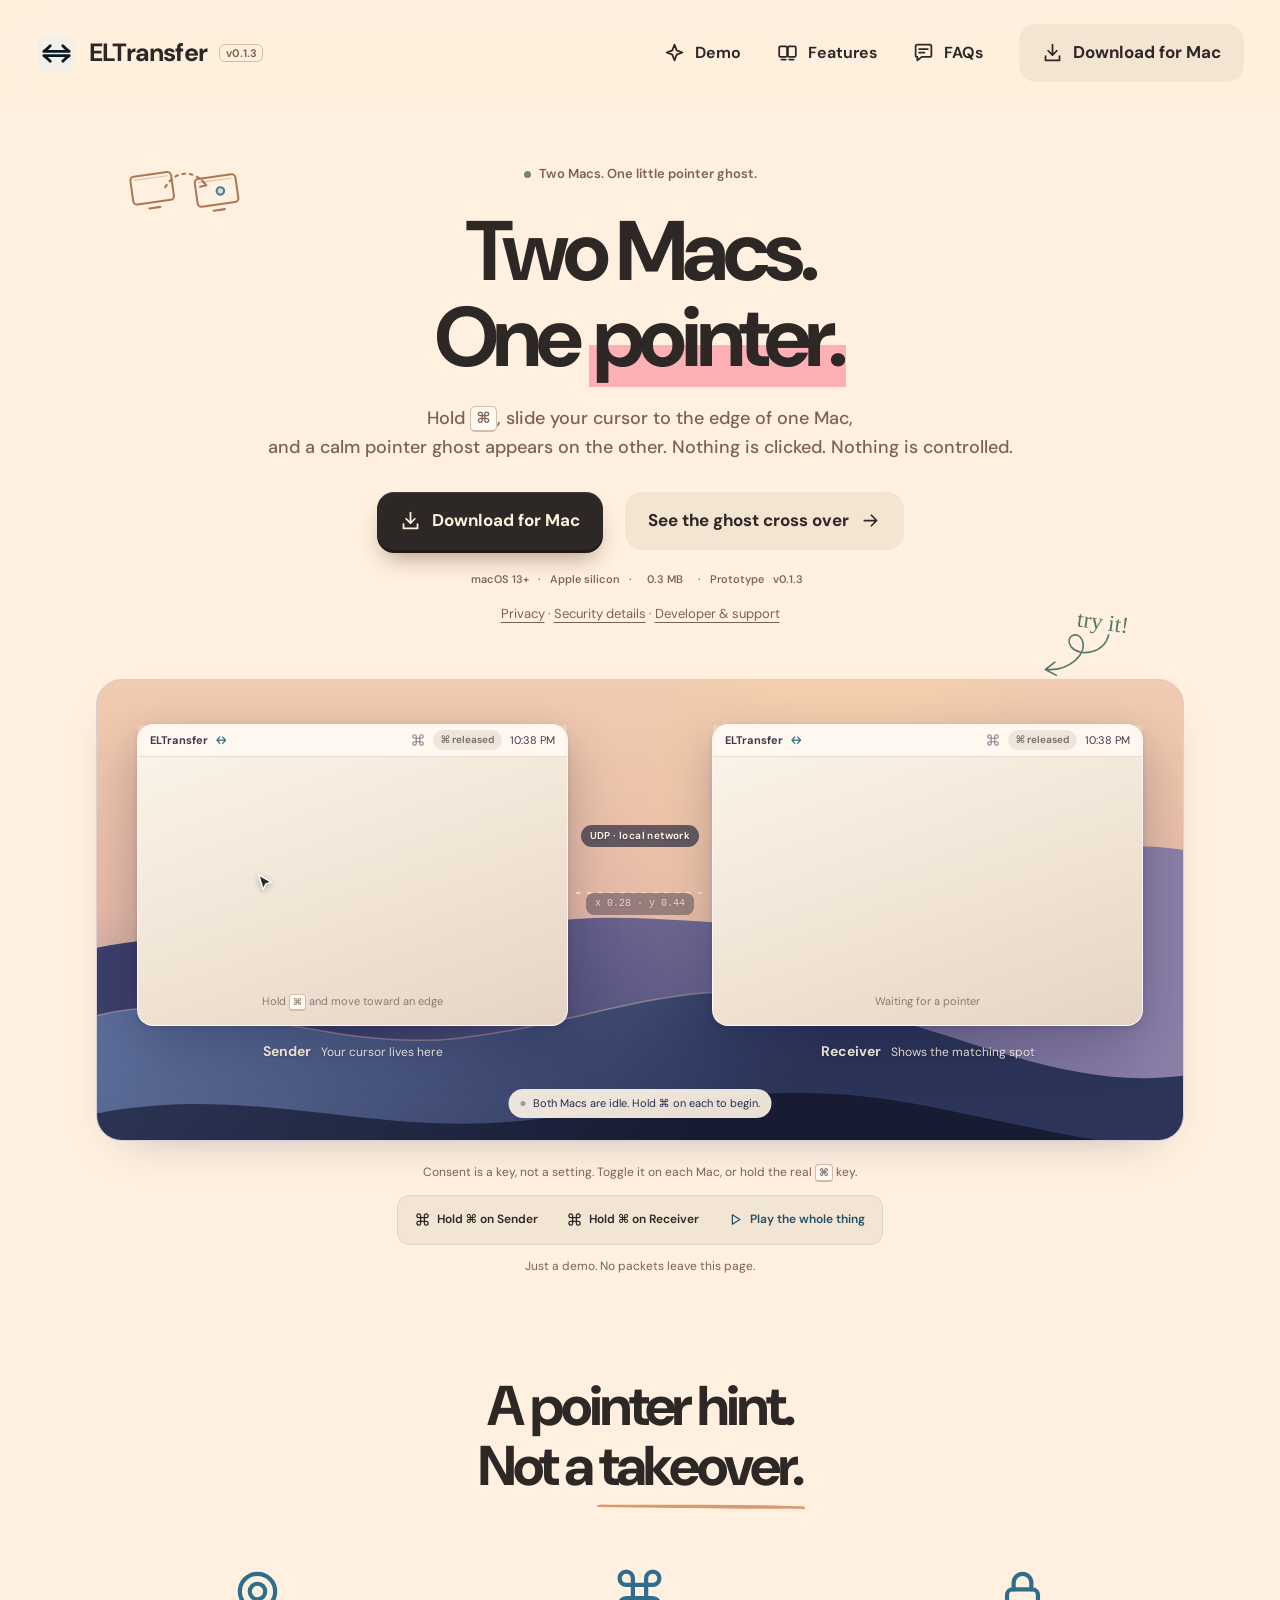
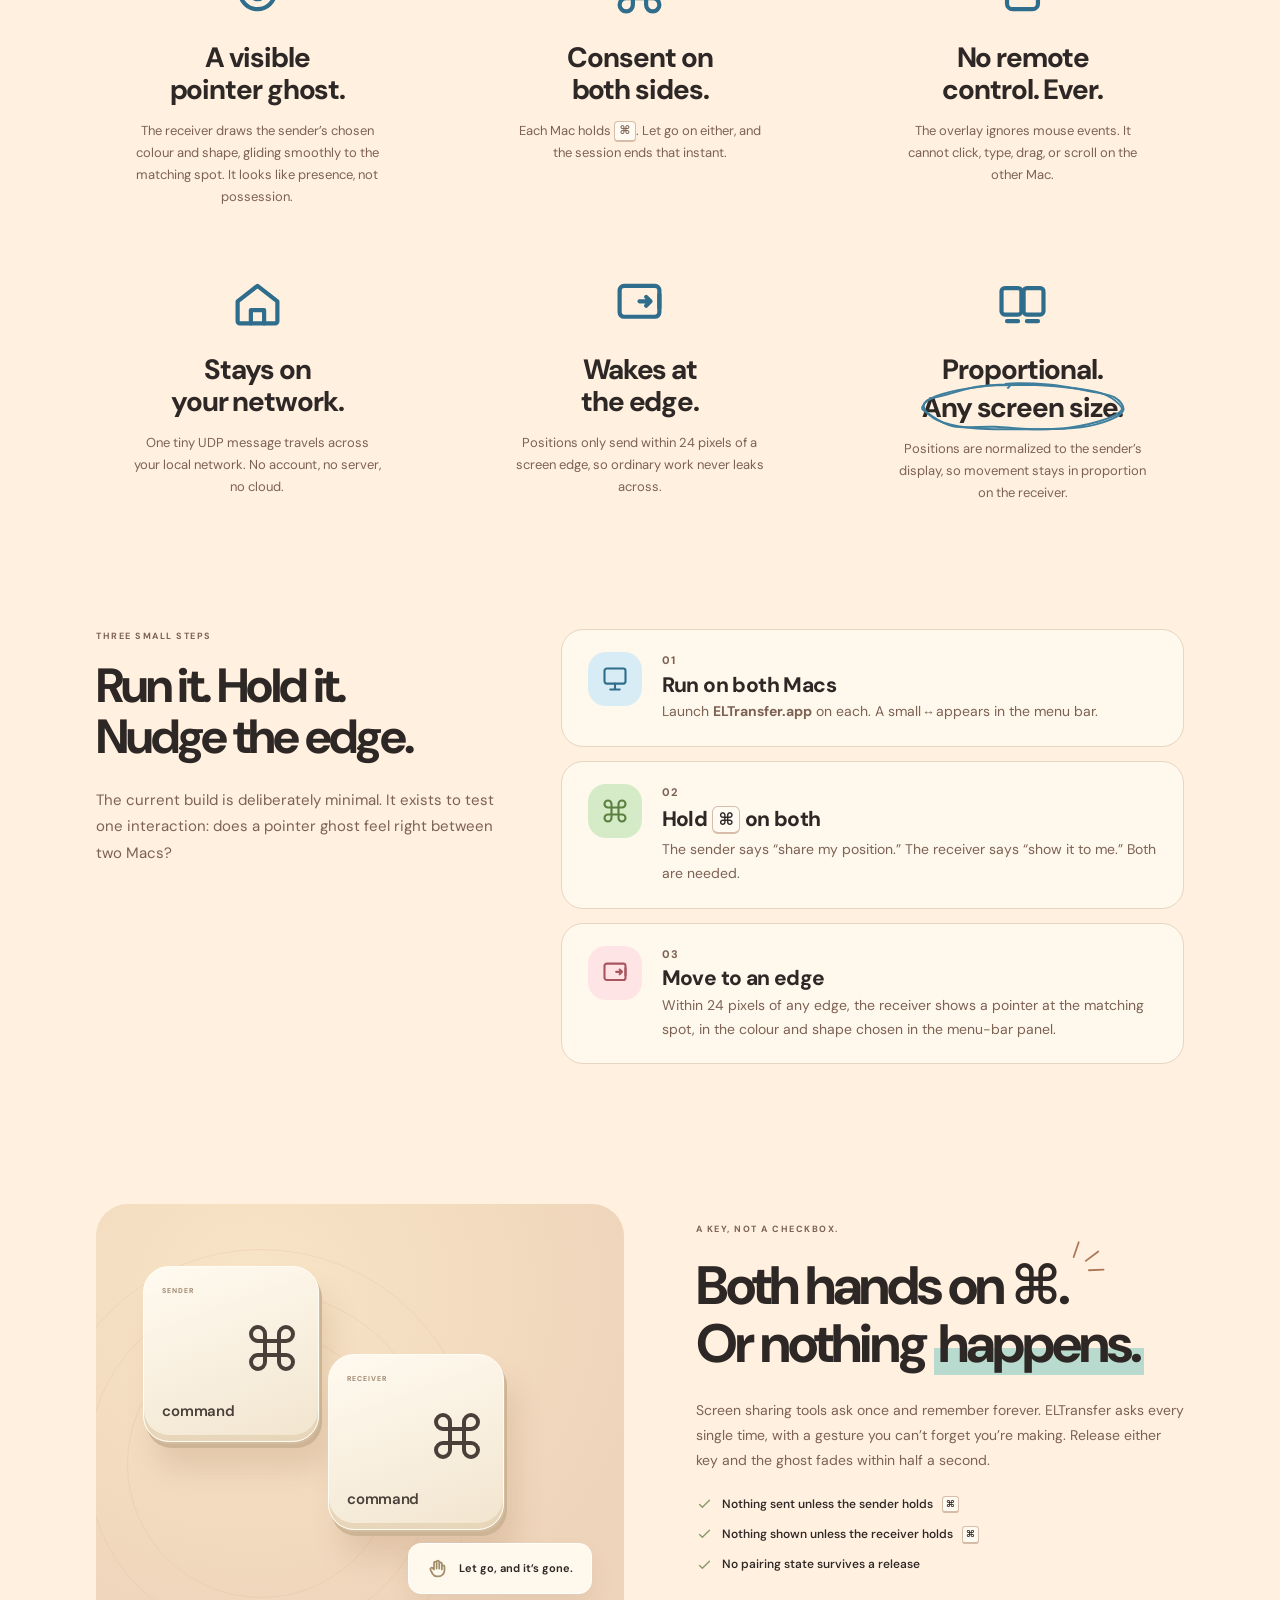
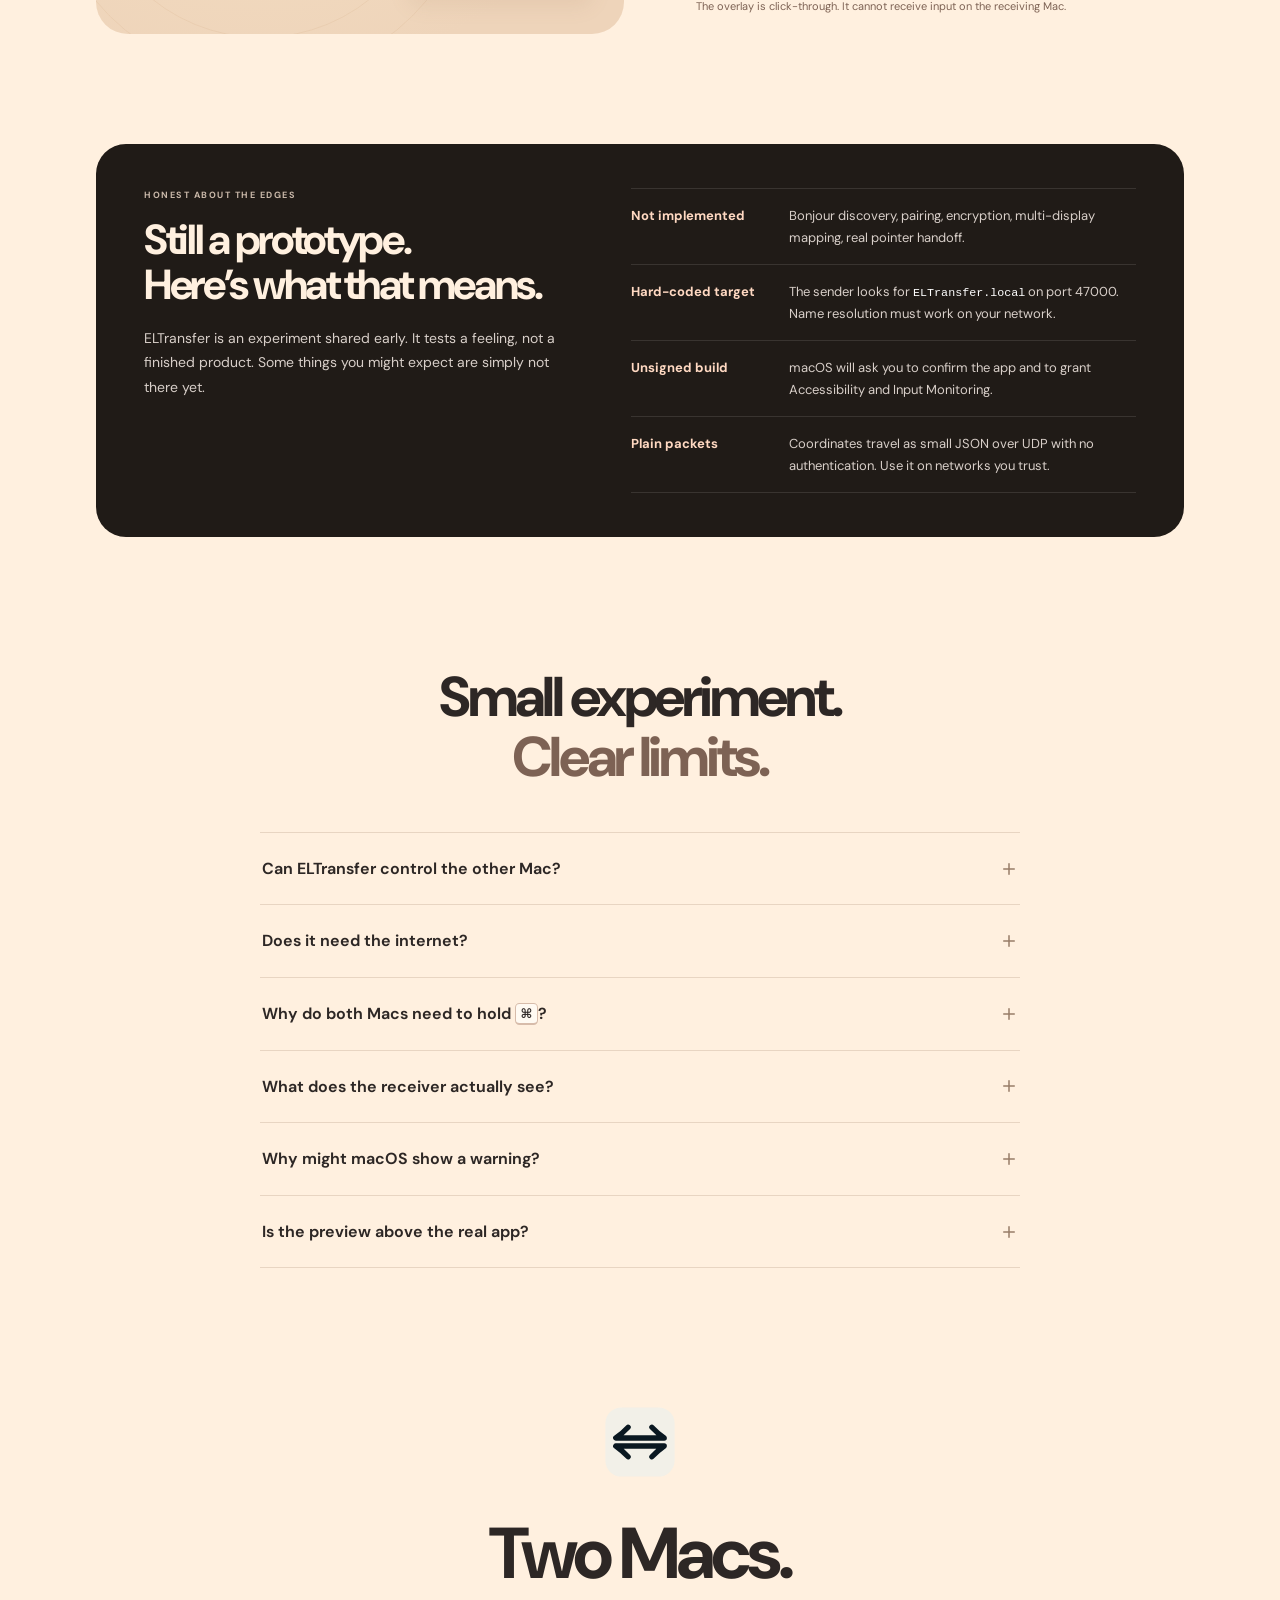
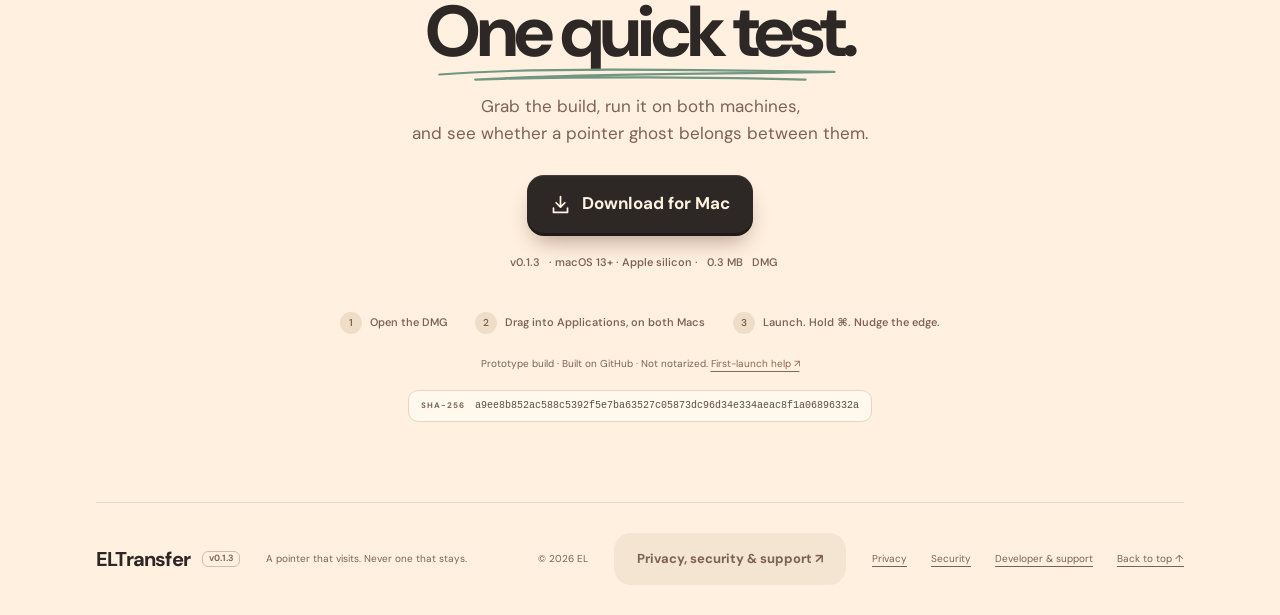
<file: website/index.html>
<!doctype html>
<html lang="en">
  <head>
    <meta charset="UTF-8" />
    <link rel="canonical" href="https://duuberian.com/eltransfer/" />
    <meta name="viewport" content="width=device-width, initial-scale=1" />
    <meta name="theme-color" content="#fff0df" />
    <meta
      name="description"
      content="ELTransfer shows where your cursor is on another Mac nearby. A pointer ghost, not a remote control. Local network only, consent on both sides."
    />
    <meta property="og:title" content="ELTransfer — Two Macs. One pointer." />
    <meta
      property="og:description"
      content="A small macOS prototype that shows a sender’s cursor position on a second Mac. No clicks, no typing, no cloud."
    />
    <link rel="icon" href="assets/eltransfer-logo.svg" type="image/svg+xml" />
    <link rel="preconnect" href="https://fonts.googleapis.com" />
    <link rel="preconnect" href="https://fonts.gstatic.com" crossorigin />
    <link
      href="https://fonts.googleapis.com/css2?family=DM+Sans:wght@400;450;500;550;600;650;700;750;800&display=swap"
      rel="stylesheet"
    />
    <link rel="preload" href="assets/desk-wallpaper.svg" as="image" />
    <link rel="stylesheet" href="styles.css?v=4" />
    <title>ELTransfer — Two Macs. One pointer.</title>
  </head>
  <body>
    <a class="skip-link" href="#main">Skip to content</a>
    <svg class="icon-library" xmlns="http://www.w3.org/2000/svg" aria-hidden="true">
      <defs>
        <symbol id="i-arrow" viewBox="0 0 24 24"><path d="M5 12h14m-6-6 6 6-6 6" /></symbol>
        <symbol id="i-download" viewBox="0 0 24 24"><path d="M12 3v12m-5-5 5 5 5-5M4 16v5h16v-5" /></symbol>
        <symbol id="i-command" viewBox="0 0 24 24"><path d="M9 9V6a3 3 0 1 0-3 3h3Zm0 0v6m0-6h6m0 0V6a3 3 0 1 1 3 3h-3Zm0 0v6m0 0h3a3 3 0 1 1-3 3v-3Zm0 0H9m0 0v3a3 3 0 1 1-3-3h3Z" /></symbol>
        <symbol id="i-pointer" viewBox="0 0 24 24"><path d="M5 3l14 8-6 2-3 6-5-16Z" /></symbol>
        <symbol id="i-ghost" viewBox="0 0 24 24"><circle cx="12" cy="12" r="8" /><circle cx="12" cy="12" r="3.5" /></symbol>
        <symbol id="i-lock" viewBox="0 0 24 24"><rect x="5" y="11" width="14" height="9" rx="2.5" /><path d="M8 11V8a4 4 0 0 1 8 0v3" /></symbol>
        <symbol id="i-mac" viewBox="0 0 24 24"><rect x="3" y="3" width="18" height="13" rx="2" /><path d="M8 21h8m-4-5v5" /></symbol>
        <symbol id="i-both" viewBox="0 0 24 24"><rect x="2.5" y="5" width="9" height="12" rx="1.5" /><rect x="12.5" y="5" width="9" height="12" rx="1.5" /><path d="M5 20h5m4 0h5" /></symbol>
        <symbol id="i-check" viewBox="0 0 24 24"><path d="m5 12 4 4L19 6" /></symbol>
        <symbol id="i-chat" viewBox="0 0 24 24"><path d="M5 3h14a2 2 0 0 1 2 2v10a2 2 0 0 1-2 2h-9l-5 4v-4a2 2 0 0 1-2-2V5a2 2 0 0 1 2-2Z" /><path d="M7 8h10M7 12h6" /></symbol>
        <symbol id="i-spark" viewBox="0 0 24 24"><path d="m12 3 2.5 6.5L21 12l-6.5 2.5L12 21l-2.5-6.5L3 12l6.5-2.5L12 3Z" /></symbol>
        <symbol id="i-house" viewBox="0 0 24 24"><path d="m3 11 9-7 9 7v9a1 1 0 0 1-1 1H4a1 1 0 0 1-1-1v-9Z" /><path d="M9 21v-6h6v6" /></symbol>
        <symbol id="i-plus" viewBox="0 0 24 24"><path d="M12 5v14M5 12h14" /></symbol>
        <symbol id="i-play" viewBox="0 0 24 24"><path d="M7 4.5v15l12-7.5-12-7.5Z" /></symbol>
        <symbol id="i-hand" viewBox="0 0 24 24"><path d="M8 13V5.5a1.5 1.5 0 0 1 3 0V12m0-7.5a1.5 1.5 0 0 1 3 0V12m0-5.5a1.5 1.5 0 0 1 3 0V13m0-3a1.5 1.5 0 0 1 3 0v4a7 7 0 0 1-7 7h-1.5a6 6 0 0 1-5-2.7L4 13.5a1.6 1.6 0 0 1 2.7-1.7L8 13" /></symbol>
        <symbol id="i-edge" viewBox="0 0 24 24"><rect x="3" y="4" width="18" height="14" rx="2" /><path d="M21 8v6M13 11h5m-2-2 2 2-2 2" /></symbol>
      </defs>
    </svg>

    <header class="site-header">
      <a class="brand" href="#top" aria-label="ELTransfer home"><span class="app-icon app-icon-small"><img src="assets/eltransfer-logo.svg" alt="" width="1024" height="1024" /></span>ELTransfer <span class="version" data-app-version>v0.1.3</span></a>
      <nav id="main-nav" aria-label="Main navigation">
        <a href="#demo"><svg class="icon" aria-hidden="true"><use href="#i-spark" /></svg>Demo</a>
        <a href="#how"><svg class="icon" aria-hidden="true"><use href="#i-both" /></svg>Features</a>
        <a href="#faq"><svg class="icon" aria-hidden="true"><use href="#i-chat" /></svg>FAQs</a>
        <a class="button button-soft header-download" href="downloads/ELTransfer.dmg" download><svg class="icon" aria-hidden="true"><use href="#i-download" /></svg>Download for Mac</a>
      </nav>
      <button class="menu-button" type="button" aria-label="Open menu" aria-controls="main-nav" aria-expanded="false"><span></span><span></span></button>
    </header>

    <main id="main">
      <section class="hero wrap" id="top">
        <svg class="notebook-doodle hero-screens" viewBox="0 0 120 80" aria-hidden="true" focusable="false">
          <rect x="4" y="14" width="44" height="30" rx="4" />
          <rect x="72" y="26" width="44" height="30" rx="4" />
          <path class="pencil-echo" d="M8 18h36M76 30h36" />
          <path d="M20 50h12M88 62h12" />
          <path class="doodle-arc" d="M40 30c14-18 34-14 44 4" />
          <path d="m80 28 4 6-7 .5" />
          <circle cx="98" cy="42" r="4" />
        </svg>
        <p class="hero-overline"><span class="status-dot"></span> Two Macs. One little pointer ghost.</p>
        <h1>Two Macs.<br /> One <span class="marker">pointer.</span></h1>
        <p class="hero-intro">
          Hold <kbd>⌘</kbd>, slide your cursor to the edge of one Mac,<br /> and a calm pointer ghost appears on the other.
          Nothing is clicked. Nothing is controlled.
        </p>
        <div class="hero-actions">
          <a class="button button-primary" href="downloads/ELTransfer.dmg" download><svg class="icon" aria-hidden="true"><use href="#i-download" /></svg>Download for Mac</a>
          <a class="button button-soft" href="#demo">See the ghost cross over<svg class="icon" aria-hidden="true"><use href="#i-arrow" /></svg></a>
        </div>
        <p class="compatibility">
          macOS 13+ <span>·</span> Apple silicon <span>·</span> <span data-download-size>0.3 MB</span> <span>·</span> Prototype <span data-app-version>v0.1.3</span>
        </p>
        <p class="trust-links"><a href="about.html#privacy-policy">Privacy</a> · <a href="about.html#security">Security details</a> · <a href="about.html#support">Developer &amp; support</a></p>
      </section>

      <section class="demo-section wrap" id="demo" aria-label="Interactive ELTransfer demonstration">
        <div class="demo-margin-note" aria-hidden="true">
          <span>try it!</span>
          <svg class="notebook-doodle" viewBox="0 0 112 72" focusable="false"><path d="M99 8c-6 25-39 31-51 16-10-14 9-23 15-9 8 19-18 42-48 40M26 45 13 55l15 8" /></svg>
        </div>

        <div class="desk" id="desk" data-sender="released" data-receiver="released" data-link="idle">
          <div class="desk-macs">
            <figure class="mac sender" id="sender-mac">
              <div class="mac-screen" id="sender-screen">
                <div class="mac-menubar">
                  <span class="mac-app"><strong>ELTransfer</strong><span class="mac-status" aria-hidden="true">↔</span></span>
                  <span class="mac-system"><svg class="icon" aria-hidden="true"><use href="#i-command" /></svg><span class="consent-pill" id="sender-pill">⌘ released</span><time class="mac-clock" aria-label="Local time"></time></span>
                </div>
                <div class="edge-zone" aria-hidden="true"></div>
                <div class="mac-canvas" id="sender-canvas">
                  <svg class="mac-cursor" id="sender-cursor" viewBox="0 0 24 24" aria-hidden="true"><path d="M5 3l14 8-6 2-3 6-5-16Z" /></svg>
                  <p class="mac-hint" id="sender-hint">Hold <kbd>⌘</kbd> and move toward an edge</p>
                </div>
              </div>
              <figcaption><strong>Sender</strong><span>Your cursor lives here</span></figcaption>
            </figure>

            <div class="link" aria-hidden="true">
              <svg class="link-wire" viewBox="0 0 120 40" preserveAspectRatio="none"><path d="M2 20h116" /></svg>
              <span class="packet" id="packet"></span>
              <span class="link-label" id="link-label">UDP · local network</span>
              <code class="link-readout" id="link-readout">x 0.28 · y 0.44</code>
            </div>

            <figure class="mac receiver" id="receiver-mac">
              <div class="mac-screen" id="receiver-screen">
                <div class="mac-menubar">
                  <span class="mac-app"><strong>ELTransfer</strong><span class="mac-status" aria-hidden="true">↔</span></span>
                  <span class="mac-system"><svg class="icon" aria-hidden="true"><use href="#i-command" /></svg><span class="consent-pill" id="receiver-pill">⌘ released</span><time class="mac-clock" aria-label="Local time"></time></span>
                </div>
                <div class="mac-canvas">
                  <span class="ghost" id="receiver-ghost"><span></span></span>
                  <p class="mac-hint" id="receiver-hint">Waiting for a pointer</p>
                </div>
              </div>
              <figcaption><strong>Receiver</strong><span>Shows the matching spot</span></figcaption>
            </figure>
          </div>
          <p class="desk-caption"><span class="status-dot"></span><span id="demo-caption">Both Macs are idle. Hold ⌘ on each to begin.</span></p>
        </div>

        <div class="demo-controls">
          <p>Consent is a key, not a setting. Toggle it on each Mac, or hold the real <kbd>⌘</kbd> key.</p>
          <div class="consent-group" role="group" aria-label="Demo consent controls">
            <button type="button" class="consent-toggle" data-side="sender" aria-pressed="false"><svg class="icon" aria-hidden="true"><use href="#i-command" /></svg><span>Hold ⌘ on Sender</span></button>
            <button type="button" class="consent-toggle" data-side="receiver" aria-pressed="false"><svg class="icon" aria-hidden="true"><use href="#i-command" /></svg><span>Hold ⌘ on Receiver</span></button>
            <button type="button" class="consent-toggle play" id="demo-play"><svg class="icon" aria-hidden="true"><use href="#i-play" /></svg><span>Play the whole thing</span></button>
          </div>
          <p class="demo-disclaimer">Just a demo. No packets leave this page.</p>
        </div>
        <p class="sr-only" role="status" aria-live="polite" id="demo-status"></p>
        <noscript><p class="noscript-note">This is an illustrative preview. Enable JavaScript to move the pointer; downloads and FAQs work without it.</p></noscript>
      </section>

      <section class="features wrap section" id="how">
        <h2 class="section-title">A pointer hint.<br /> Not a <span class="drawn-underline">takeover.</span></h2>
        <div class="feature-grid">
          <article>
            <svg class="feature-icon icon feature-ghost" viewBox="0 0 24 24" aria-hidden="true">
              <circle class="ghost-ring" cx="12" cy="12" r="8" />
              <circle class="ghost-core" cx="12" cy="12" r="3.5" />
            </svg>
            <h3>A visible<br /> pointer ghost.</h3>
            <p>The receiver draws the sender’s chosen colour and shape, gliding smoothly to the matching spot. It looks like presence, not possession.</p>
          </article>
          <article>
            <svg class="feature-icon icon feature-command" viewBox="0 0 24 24" aria-hidden="true">
              <path class="cmd-shape" d="M9 9V6a3 3 0 1 0-3 3h3Zm0 0v6m0-6h6m0 0V6a3 3 0 1 1 3 3h-3Zm0 0v6m0 0h3a3 3 0 1 1-3 3v-3Zm0 0H9m0 0v3a3 3 0 1 1-3-3h3Z" />
            </svg>
            <h3>Consent on<br /> both sides.</h3>
            <p>Each Mac holds <kbd>⌘</kbd>. Let go on either, and the session ends that instant.</p>
          </article>
          <article>
            <svg class="feature-icon icon feature-lock" viewBox="0 0 24 24" aria-hidden="true">
              <rect x="5" y="11" width="14" height="9" rx="2.5" />
              <path class="lock-shackle" d="M8 11V8a4 4 0 0 1 8 0v3" />
              <circle class="lock-dot icon-detail" cx="12" cy="15.5" r="1.2" fill="currentColor" stroke="none" />
            </svg>
            <h3>No remote<br /> control. Ever.</h3>
            <p>The overlay ignores mouse events. It cannot click, type, drag, or scroll on the other Mac.</p>
          </article>
          <article>
            <svg class="feature-icon icon feature-house" viewBox="0 0 24 24" aria-hidden="true">
              <path d="m3 11 9-7 9 7v9a1 1 0 0 1-1 1H4a1 1 0 0 1-1-1v-9Z" />
              <path class="house-door" pathLength="1" d="M9 21v-6h6v6" />
              <path class="house-signal icon-detail" d="M15 7.5a3 3 0 0 1 3 0" />
            </svg>
            <h3>Stays on<br /> your network.</h3>
            <p>One tiny UDP message travels across your local network. No account, no server, no cloud.</p>
          </article>
          <article>
            <svg class="feature-icon icon feature-edge" viewBox="0 0 24 24" aria-hidden="true">
              <rect x="3" y="4" width="18" height="14" rx="2" />
              <path class="edge-glow" d="M21 8v6" />
              <path class="edge-arrow" d="M12 11h5m-2-2 2 2-2 2" />
            </svg>
            <h3>Wakes at<br /> the edge.</h3>
            <p>Positions only send within 24 pixels of a screen edge, so ordinary work never leaks across.</p>
          </article>
          <article>
            <svg class="feature-icon icon feature-both" viewBox="0 0 24 24" aria-hidden="true">
              <rect x="2.5" y="5" width="9" height="12" rx="1.5" />
              <rect x="12.5" y="5" width="9" height="12" rx="1.5" />
              <path d="M5 20h5m4 0h5" />
              <circle class="both-dot icon-detail" cx="7" cy="11" r="1.4" fill="currentColor" stroke="none" />
            </svg>
            <h3>Proportional.<br /> <span class="drawn-circle">Any screen size.</span></h3>
            <p>Positions are normalized to the sender’s display, so movement stays in proportion on the receiver.</p>
          </article>
        </div>
      </section>

      <section class="steps-section wrap" aria-labelledby="steps-title">
        <div class="steps-intro">
          <p class="eyebrow">THREE SMALL STEPS</p>
          <h2 id="steps-title">Run it. Hold it.<br /> Nudge the edge.</h2>
          <p>The current build is deliberately minimal. It exists to test one interaction: does a pointer ghost feel right between two Macs?</p>
        </div>
        <ol class="steps">
          <li>
            <span class="step-number" aria-hidden="true">01</span>
            <svg class="icon" aria-hidden="true"><use href="#i-mac" /></svg>
            <h3>Run on both Macs</h3>
            <p>Launch <strong>ELTransfer.app</strong> on each. A small <code>↔</code> appears in the menu bar.</p>
          </li>
          <li>
            <span class="step-number" aria-hidden="true">02</span>
            <svg class="icon" aria-hidden="true"><use href="#i-command" /></svg>
            <h3>Hold <kbd>⌘</kbd> on both</h3>
            <p>The sender says “share my position.” The receiver says “show it to me.” Both are needed.</p>
          </li>
          <li>
            <span class="step-number" aria-hidden="true">03</span>
            <svg class="icon" aria-hidden="true"><use href="#i-edge" /></svg>
            <h3>Move to an edge</h3>
            <p>Within 24 pixels of any edge, the receiver shows a pointer at the matching spot, in the colour and shape chosen in the menu-bar panel.</p>
          </li>
        </ol>
      </section>

      <section class="consent wrap" id="consent">
        <div class="consent-art" role="img" aria-label="Illustration of two Command key caps, one for each Mac, both pressed at the same time.">
          <div class="consent-orbit" aria-hidden="true"></div>
          <div class="keycap keycap-sender" aria-hidden="true">
            <small>SENDER</small>
            <svg class="icon" aria-hidden="true"><use href="#i-command" /></svg>
            <span>command</span>
          </div>
          <div class="keycap keycap-receiver" aria-hidden="true">
            <small>RECEIVER</small>
            <svg class="icon" aria-hidden="true"><use href="#i-command" /></svg>
            <span>command</span>
          </div>
          <div class="consent-tag" aria-hidden="true">
            <svg class="icon"><use href="#i-hand" /></svg><span>Let go, and it’s gone.</span>
          </div>
        </div>
        <div class="consent-copy">
          <p class="eyebrow">A KEY, NOT A CHECKBOX.</p>
          <h2><span class="notebook-heading">Both hands on ⌘.<svg class="notebook-doodle consent-rays" viewBox="0 0 48 50" aria-hidden="true" focusable="false"><path d="m8 25 9-17M22 32l17-9M24 44l18 2" /></svg></span><br /> Or nothing <span class="marker marker-small">happens.</span></h2>
          <p>
            Screen sharing tools ask once and remember forever. ELTransfer asks every single time, with a gesture you can’t forget you’re making.
            Release either key and the ghost fades within half a second.
          </p>
          <ul>
            <li><svg class="icon" aria-hidden="true"><use href="#i-check" /></svg>Nothing sent unless the sender holds <kbd>⌘</kbd></li>
            <li><svg class="icon" aria-hidden="true"><use href="#i-check" /></svg>Nothing shown unless the receiver holds <kbd>⌘</kbd></li>
            <li><svg class="icon" aria-hidden="true"><use href="#i-check" /></svg>No pairing state survives a release</li>
          </ul>
          <p class="consent-note">The overlay is click-through. It cannot receive input on the receiving Mac.</p>
        </div>
      </section>

      <section class="limits wrap" aria-labelledby="limits-title">
        <div class="limits-card">
          <div>
            <p class="eyebrow">HONEST ABOUT THE EDGES</p>
            <h2 id="limits-title">Still a prototype.<br /> Here’s what that means.</h2>
            <p>ELTransfer is an experiment shared early. It tests a feeling, not a finished product. Some things you might expect are simply not there yet.</p>
          </div>
          <ul class="limits-list">
            <li><strong>Not implemented</strong><span>Bonjour discovery, pairing, encryption, multi-display mapping, real pointer handoff.</span></li>
            <li><strong>Hard-coded target</strong><span>The sender looks for <code>ELTransfer.local</code> on port 47000. Name resolution must work on your network.</span></li>
            <li><strong>Unsigned build</strong><span>macOS will ask you to confirm the app and to grant Accessibility and Input Monitoring.</span></li>
            <li><strong>Plain packets</strong><span>Coordinates travel as small JSON over UDP with no authentication. Use it on networks you trust.</span></li>
          </ul>
        </div>
      </section>

      <section class="faq section wrap" id="faq">
        <h2 class="section-title">Small experiment.<br /> <span class="muted">Clear limits.</span></h2>
        <div class="faq-list">
          <details>
            <summary><span>Can ELTransfer control the other Mac?</span><svg class="icon" aria-hidden="true"><use href="#i-plus" /></svg></summary>
            <p>No. It sends normalized cursor coordinates and draws an overlay. It cannot move the receiving Mac’s real cursor, click, type, drag, or scroll. The overlay window ignores mouse events entirely.</p>
          </details>
          <details>
            <summary><span>Does it need the internet?</span><svg class="icon" aria-hidden="true"><use href="#i-plus" /></svg></summary>
            <p>No. Both Macs need to be reachable on the same local network. There is no cloud service, no account, and no update feed in this build.</p>
          </details>
          <details>
            <summary><span>Why do both Macs need to hold <kbd>⌘</kbd>?</span><svg class="icon" aria-hidden="true"><use href="#i-plus" /></svg></summary>
            <p>It is a consent gesture. Holding the key means “I’m allowing this right now.” Letting go stops sending on one side and stops showing on the other. Nothing is remembered between sessions.</p>
          </details>
          <details>
            <summary><span>What does the receiver actually see?</span><svg class="icon" aria-hidden="true"><use href="#i-plus" /></svg></summary>
            <p>A soft pointer in the sender’s chosen colour — red, green, blue, yellow or purple — as a circle, rounded square or sharp square. It springs to the proportional position of the sender’s cursor and fades away when packets stop arriving.</p>
          </details>
          <details id="launch-faq">
            <summary><span>Why might macOS show a warning?</span><svg class="icon" aria-hidden="true"><use href="#i-plus" /></svg></summary>
            <p>This prototype is not signed or notarized. If macOS blocks launch, right-click ELTransfer in Applications and choose Open, or allow it in System Settings → Privacy &amp; Security. It also needs Accessibility and Input Monitoring to read the cursor position and the <kbd>⌘</kbd> key. Only open software you trust.</p>
          </details>
          <details>
            <summary><span>Is the preview above the real app?</span><svg class="icon" aria-hidden="true"><use href="#i-plus" /></svg></summary>
            <p>It is an illustration of the interaction, not the macOS app. It mirrors the real behaviour: consent on both sides, activation near the edge, a proportional ghost. Nothing is sent from this page.</p>
          </details>
        </div>
      </section>

      <section class="install wrap" id="install">
        <span class="app-icon app-icon-large"><img src="assets/eltransfer-logo.svg" alt="" width="1024" height="1024" /></span>
        <h2>Two Macs.<br /> <span class="notebook-living">One quick test.<svg class="notebook-doodle living-scribble" viewBox="0 0 300 22" preserveAspectRatio="none" aria-hidden="true" focusable="false"><path pathLength="1" d="M5 11C67 3 174 5 291 8 229 10 105 10 31 17c78-4 172-3 239 0" /></svg></span></h2>
        <p>Grab the build, run it on both machines,<br /> and see whether a pointer ghost belongs between them.</p>
        <a class="button button-primary" href="downloads/ELTransfer.dmg" download><svg class="icon" aria-hidden="true"><use href="#i-download" /></svg>Download for Mac</a>
        <p class="compatibility"><span data-app-version>v0.1.3</span> · macOS 13+ · Apple silicon · <span data-download-size>0.3 MB</span> DMG</p>
        <ol class="install-steps">
          <li><span aria-hidden="true">1</span> Open the DMG</li>
          <li><span aria-hidden="true">2</span> Drag into Applications, on both Macs</li>
          <li><span aria-hidden="true">3</span> Launch. Hold ⌘. Nudge the edge.</li>
        </ol>
        <p class="preview-note">
          Prototype build · Built on GitHub · Not notarized.
          <a href="#launch-faq" id="launch-help">First-launch help ↗</a>
        </p>
        <p class="checksum"><span>SHA-256</span><code data-download-sha256>a9ee8b852ac588c5392f5e7ba63527c05873dc96d34e334aeac8f1a06896332a</code></p>
      </section>
    </main>

    <footer class="wrap">
      <a class="brand" href="#top" aria-label="ELTransfer home">ELTransfer <span class="version" data-app-version>v0.1.3</span></a>
      <p>A pointer that visits. Never one that stays.</p>
      <span>© 2026 EL</span>
      <a class="button button-soft about-button" href="about.html">Privacy, security &amp; support ↗</a>
      <nav class="footer-links" aria-label="Footer navigation"><a href="about.html#privacy-policy">Privacy</a> <a href="about.html#security">Security</a> <a href="about.html#support">Developer &amp; support</a> <a href="#top">Back to top ↑</a></nav>
    </footer>

    <div class="download-toast" role="status" aria-live="polite">
      <span class="toast-icon"><svg class="icon" aria-hidden="true"><use href="#i-download" /></svg></span>
      <span><strong>Your download is starting.</strong><small>Open the DMG, then drag ELTransfer to Applications on both Macs.</small></span>
    </div>
    <script src="script.js?v=4"></script>
  </body>
</html>
</file>
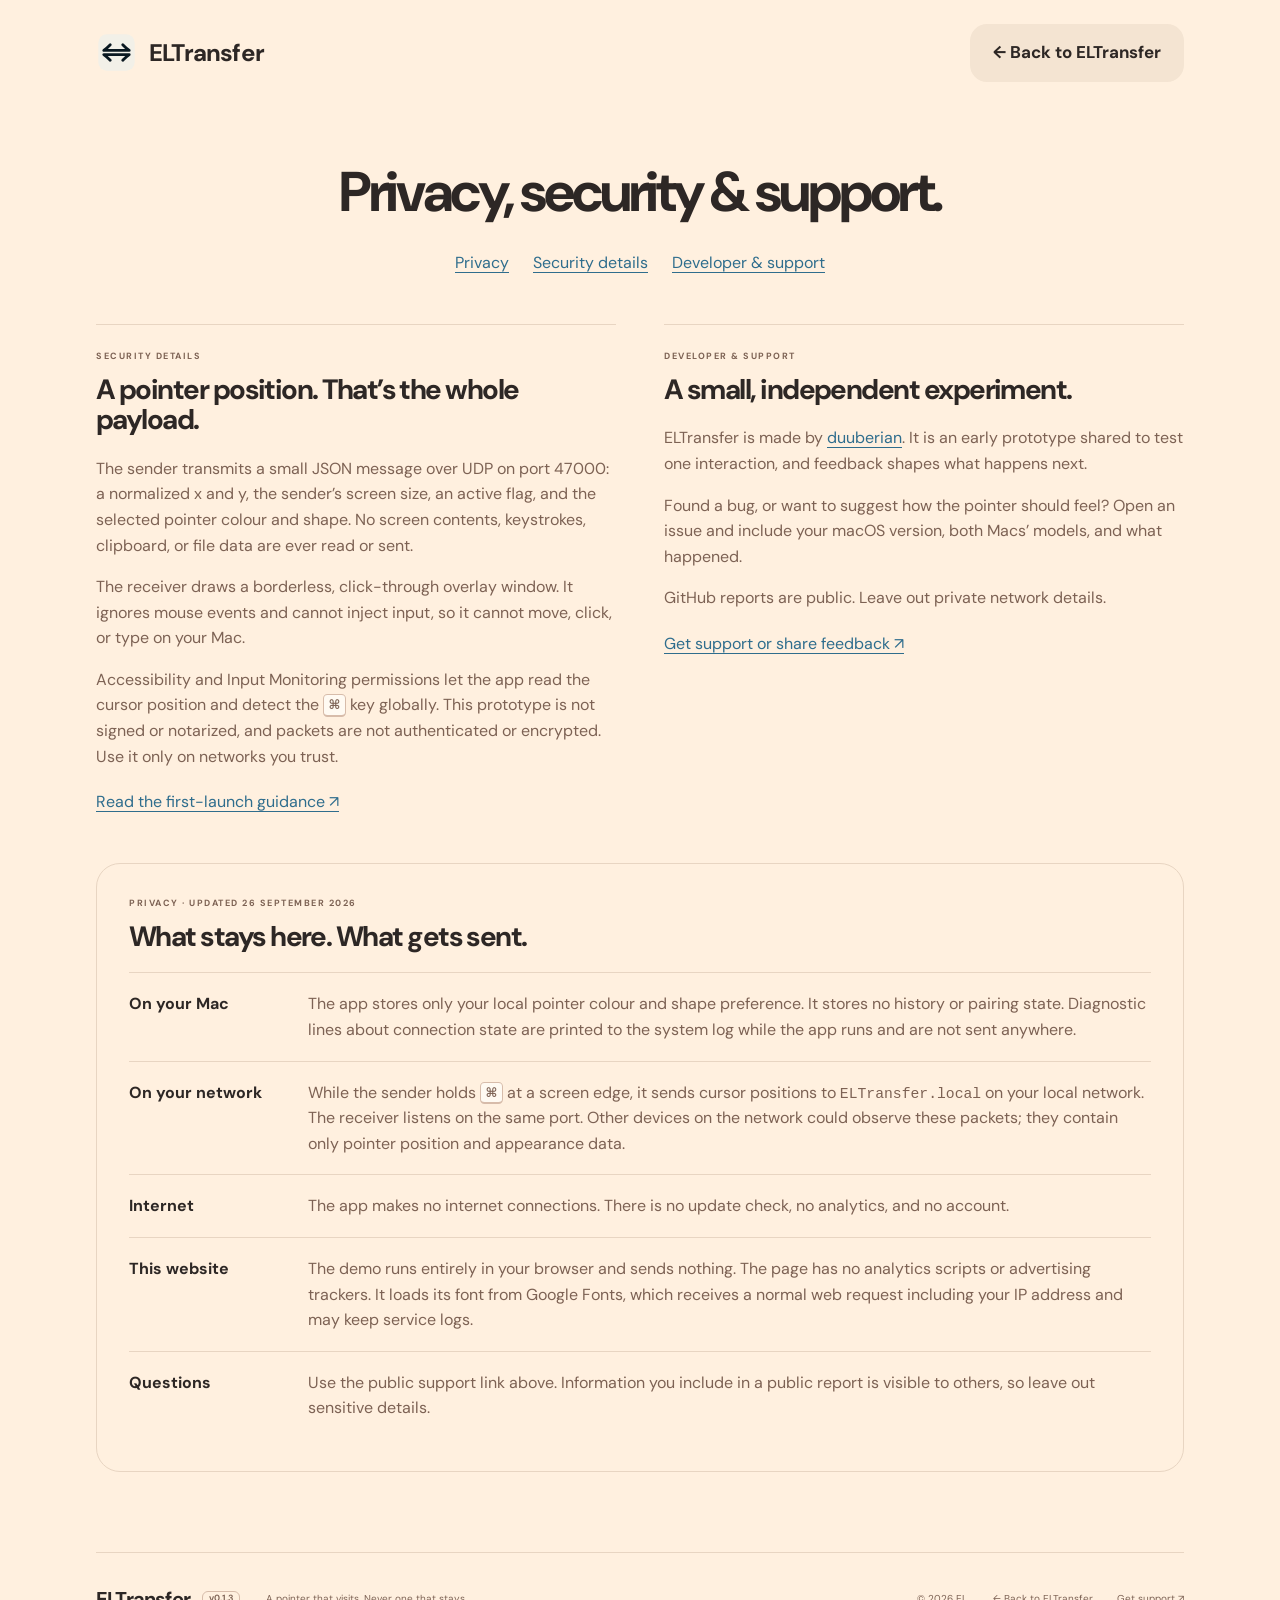
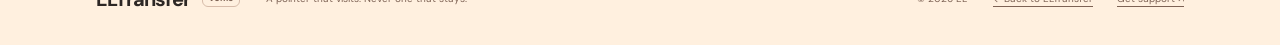
<file: website/about.html>
<!doctype html>
<html lang="en">
  <head>
    <meta charset="UTF-8" />
    <link rel="canonical" href="https://duuberian.com/eltransfer/about.html" />
    <meta name="viewport" content="width=device-width, initial-scale=1" />
    <meta name="theme-color" content="#fff0df" />
    <meta name="description" content="Privacy, security details, developer information, and support for the ELTransfer prototype." />
    <meta property="og:title" content="ELTransfer — Privacy, security &amp; support" />
    <meta property="og:description" content="What the pointer prototype sends, what it stores, and where to get help." />
    <link rel="icon" href="assets/eltransfer-logo.svg" type="image/svg+xml" />
    <link rel="preconnect" href="https://fonts.googleapis.com" />
    <link rel="preconnect" href="https://fonts.gstatic.com" crossorigin />
    <link href="https://fonts.googleapis.com/css2?family=DM+Sans:wght@400;450;500;550;600;650;700;750;800&display=swap" rel="stylesheet" />
    <link rel="stylesheet" href="styles.css?v=4" />
    <title>ELTransfer — Privacy, security &amp; support</title>
  </head>
  <body class="about-page">
    <a class="skip-link" href="#main">Skip to content</a>
    <header class="about-header wrap">
      <a class="brand" href="index.html" aria-label="ELTransfer home"><span class="app-icon app-icon-small"><img src="assets/eltransfer-logo.svg" alt="" width="1024" height="1024" /></span>ELTransfer</a>
      <a class="button button-soft" href="index.html">← Back to ELTransfer</a>
    </header>
    <main id="main">
      <section class="trust-section section wrap" aria-labelledby="trust-title">
        <h1 class="section-title" id="trust-title">Privacy, security &amp; support.</h1>
        <nav class="about-navigation" aria-label="On this page"><a href="#privacy-policy">Privacy</a> <a href="#security">Security details</a> <a href="#support">Developer &amp; support</a></nav>
        <div class="trust-grid">
          <article id="security">
            <p class="eyebrow">SECURITY DETAILS</p>
            <h2>A pointer position. That’s the whole payload.</h2>
            <p>The sender transmits a small JSON message over UDP on port 47000: a normalized x and y, the sender’s screen size, an active flag, and the selected pointer colour and shape. No screen contents, keystrokes, clipboard, or file data are ever read or sent.</p>
            <p>The receiver draws a borderless, click-through overlay window. It ignores mouse events and cannot inject input, so it cannot move, click, or type on your Mac.</p>
            <p>Accessibility and Input Monitoring permissions let the app read the cursor position and detect the <kbd>⌘</kbd> key globally. This prototype is not signed or notarized, and packets are not authenticated or encrypted. Use it only on networks you trust.</p>
            <a href="index.html#launch-faq">Read the first-launch guidance ↗</a>
          </article>
          <article id="support">
            <p class="eyebrow">DEVELOPER &amp; SUPPORT</p>
            <h2>A small, independent experiment.</h2>
            <p>ELTransfer is made by <a href="https://github.com/duuberian">duuberian</a>. It is an early prototype shared to test one interaction, and feedback shapes what happens next.</p>
            <p>Found a bug, or want to suggest how the pointer should feel? Open an issue and include your macOS version, both Macs’ models, and what happened.</p>
            <p>GitHub reports are public. Leave out private network details.</p>
            <a href="https://github.com/duuberian">Get support or share feedback ↗</a>
          </article>
        </div>
        <article class="policy" id="privacy-policy" aria-labelledby="policy-title">
          <p class="eyebrow">PRIVACY · UPDATED 26 SEPTEMBER 2026</p>
          <h2 id="policy-title">What stays here. What gets sent.</h2>
          <dl>
            <div><dt>On your Mac</dt><dd>The app stores only your local pointer colour and shape preference. It stores no history or pairing state. Diagnostic lines about connection state are printed to the system log while the app runs and are not sent anywhere.</dd></div>
            <div><dt>On your network</dt><dd>While the sender holds <kbd>⌘</kbd> at a screen edge, it sends cursor positions to <code>ELTransfer.local</code> on your local network. The receiver listens on the same port. Other devices on the network could observe these packets; they contain only pointer position and appearance data.</dd></div>
            <div><dt>Internet</dt><dd>The app makes no internet connections. There is no update check, no analytics, and no account.</dd></div>
            <div><dt>This website</dt><dd>The demo runs entirely in your browser and sends nothing. The page has no analytics scripts or advertising trackers. It loads its font from Google Fonts, which receives a normal web request including your IP address and may keep service logs.</dd></div>
            <div><dt>Questions</dt><dd>Use the public support link above. Information you include in a public report is visible to others, so leave out sensitive details.</dd></div>
          </dl>
        </article>
      </section>
    </main>
    <footer class="wrap">
      <a class="brand" href="index.html" aria-label="ELTransfer home">ELTransfer <span class="version" data-app-version>v0.1.3</span></a>
      <p>A pointer that visits. Never one that stays.</p>
      <span>© 2026 EL</span>
      <nav class="footer-links" aria-label="Footer navigation"><a href="index.html">← Back to ELTransfer</a> <a href="https://github.com/duuberian">Get support ↗</a></nav>
    </footer>
  </body>
</html>
</file>
<file: website/styles.css>
/* ELTransfer — warm paper, charcoal type, one blue ghost. Same family as ELWifi. */
:root {
  --paper: #fff0df;
  --ink: #2d2725;
  --muted: #7d6254;
  --soft: #f4e4d2;
  --line: #e8d5c2;
  --pink: #ffb0b6;
  --blue: #2f6d8d;
  --blue-deep: #244f66;
  --blue-soft: #d7ecf4;
  --mint: #d5ebc7;
  --font: "DM Sans", ui-sans-serif, system-ui, sans-serif;
  --mono: ui-monospace, "SF Mono", Menlo, monospace;
  --spring: cubic-bezier(0.22, 1, 0.36, 1);
}
* { box-sizing: border-box; }
html { scroll-behavior: smooth; scroll-padding-top: 110px; }
body { margin: 0; background: var(--paper); color: var(--ink); font: 16px/1.6 var(--font); -webkit-font-smoothing: antialiased; }
button, a, summary { -webkit-tap-highlight-color: transparent; }
button { font: inherit; color: inherit; cursor: pointer; }
a { color: inherit; text-decoration: none; }
h1, h2, h3, p { margin: 0; }
h1, h2, h3 { line-height: 1.08; letter-spacing: -0.055em; font-weight: 750; }
svg { display: block; }
code { font: 500 0.92em/1.4 var(--mono); }
kbd { display: inline-block; min-width: 1.5em; padding: 0 0.35em; border: 1px solid #d7bcaa; border-bottom-width: 2px; border-radius: 0.35em; background: #fffaf2; font: 700 0.8em/1.5 var(--font); text-align: center; vertical-align: 0.08em; }
.icon { width: 24px; height: 24px; fill: none; stroke: currentColor; stroke-width: 2; stroke-linecap: round; stroke-linejoin: round; flex-shrink: 0; }
.icon-library { position: absolute; width: 0; height: 0; overflow: hidden; }
.wrap { width: min(1088px, calc(100% - 64px)); margin-inline: auto; }
.section { padding-block: 105px; }
.section-title { font-size: 56px; text-align: center; }
.muted { color: var(--muted); }
[hidden] { display: none !important; }
.sr-only { position: absolute; width: 1px; height: 1px; padding: 0; margin: -1px; overflow: hidden; clip-path: inset(50%); white-space: nowrap; border: 0; }
::selection { background: var(--pink); color: var(--ink); }
a:focus-visible, button:focus-visible, summary:focus-visible { outline: 3px solid #32718b; outline-offset: 5px; }
.skip-link { position: fixed; top: -100px; left: 20px; z-index: 30; padding: 12px 22px; background: var(--ink); color: var(--paper); border-radius: 12px; }
.skip-link:focus { top: 12px; }
.eyebrow { font-size: 9px; letter-spacing: 1.5px; font-weight: 700; color: var(--muted); }

/* Header */
.site-header { position: sticky; top: 0; z-index: 20; display: flex; align-items: center; justify-content: space-between; gap: 24px; min-height: 106px; padding: 22px 36px; background: #fff0dfe8; backdrop-filter: blur(18px); }
.brand { display: inline-flex; align-items: center; gap: 12px; font-size: 25px; font-weight: 750; letter-spacing: -0.8px; }
.version { align-self: center; padding: 1px 6px; border: 1px solid #d7bcaa; border-radius: 6px; font-size: 11px; color: var(--muted); font-weight: 650; letter-spacing: -0.1px; line-height: 1.3; white-space: nowrap; }
.app-icon { display: block; width: 54px; height: 54px; flex-shrink: 0; }
.app-icon img { display: block; width: 100%; height: 100%; object-fit: contain; }
.app-icon-small { width: 41px; height: 41px; }
.site-header nav { display: flex; align-items: center; gap: 36px; font-weight: 650; }
.site-header nav > a { display: flex; align-items: center; gap: 10px; }
.site-header nav > a:not(.button):hover { color: #8c6755; }
.site-header nav .icon { width: 21px; height: 21px; }
.menu-button { display: none; }

/* Buttons */
.button { display: inline-flex; align-items: center; justify-content: center; gap: 11px; padding: 17px 23px; border: 0; border-radius: 17px; font-size: 17px; font-weight: 700; line-height: 1.4; transition: transform 0.25s var(--spring), box-shadow 0.25s, background 0.25s; }
.button .icon { width: 21px; height: 21px; }
.button-primary { background: var(--ink); color: var(--paper); box-shadow: inset 0 1px 1px #ffffff20, 0 3px 0 #201b17, 0 14px 22px -7px #56332070; }
.button-primary:hover { transform: translateY(-3px); background: #403430; box-shadow: inset 0 1px 1px #ffffff20, 0 3px 0 #201b17, 0 18px 26px -6px #56332060; }
.button-primary:active { transform: translateY(1px); box-shadow: 0 1px 0 #201b17, 0 5px 12px #56332030; }
.button-soft { background: var(--soft); }
.button-soft:hover { background: #edd9c5; transform: translateY(-2px); }

/* Hero */
.hero { position: relative; text-align: center; padding-top: 58px; padding-bottom: 54px; }
.hero-overline { font-size: 13px; font-weight: 600; color: var(--muted); display: flex; align-items: center; justify-content: center; gap: 8px; }
.status-dot { display: inline-block; width: 7px; height: 7px; border-radius: 50%; background: #708c5e; flex-shrink: 0; }
.hero h1 { font-size: clamp(54px, 6.6vw, 96px); margin: 23px auto 24px; letter-spacing: -0.065em; line-height: 1.02; max-width: 1080px; }
.marker { background: linear-gradient(transparent 57%, var(--pink) 57%, var(--pink) 95%, transparent 95%); padding-inline: 4px; border-radius: 3px; white-space: nowrap; }
.marker-small { --pink: #b9dace; }
.hero-intro { color: var(--muted); font-size: 18px; font-weight: 500; line-height: 1.6; }
.hero-intro kbd { font-size: 0.85em; }
.hero-actions { display: flex; justify-content: center; align-items: center; gap: 22px; margin-top: 30px; }
.compatibility { margin-top: 21px; font-size: 11px; font-weight: 550; color: var(--muted); }
.compatibility span { margin-inline: 6px; }
.trust-links { margin-top: 16px; font-size: 13px; color: var(--muted); }
.trust-links a, .footer-links a, .preview-note a, .limits a { text-decoration: underline; text-underline-offset: 4px; }

/* Notebook marks */
.notebook-doodle { fill: none; stroke: currentColor; stroke-width: 2.2; stroke-linecap: round; stroke-linejoin: round; pointer-events: none; user-select: none; }
.pencil-echo { opacity: 0.38; stroke-width: 1.2; }
.hero-screens { position: absolute; width: 112px; height: 76px; top: 50px; left: 3%; color: #ad7757; transform: rotate(-8deg); }
.hero-screens .doodle-arc { stroke-dasharray: 3 5; }
.hero-screens circle { fill: #3f7f9e30; stroke: #3f7f9e; }
.demo-section { position: relative; }
.demo-margin-note { position: absolute; right: 24px; top: -66px; width: 130px; height: 66px; color: #567769; pointer-events: none; user-select: none; }
.demo-margin-note span { display: block; margin-left: 47px; font-family: "Bradley Hand", "Segoe Print", "Chalkboard SE", cursive; font-size: 23px; line-height: 1; transform: rotate(8deg); }
.demo-margin-note svg { width: 94px; height: 53px; margin-top: -7px; }
.notebook-heading, .notebook-living { position: relative; display: inline-block; }
.consent-rays { position: absolute; width: 39px; height: 42px; right: -38px; top: -23px; color: #ad7757; transform: rotate(-9deg); }
.living-scribble { position: absolute; left: 2%; bottom: -13px; width: 96%; height: 19px; color: #729684; stroke-width: 2.5; }

/* Desk: two Macs, one wire, one ghost. */
.desk { position: relative; isolation: isolate; overflow: hidden; border-radius: 26px; border: 1px solid #d9cfd4; padding: 44px 40px 78px; background: #7f7f9f url("assets/desk-wallpaper.svg") center/cover; box-shadow: 0 18px 48px -30px #2b2a4d66; }
.desk-macs { display: grid; grid-template-columns: 1fr 120px 1fr; align-items: center; gap: 12px; }
.mac { margin: 0; display: flex; flex-direction: column; gap: 14px; }
.mac-screen { position: relative; overflow: hidden; border-radius: 16px; border: 1px solid #ffffffb0; background: #f7f1ea; box-shadow: 0 18px 50px #12183a44, 0 2px 5px #12183a22, inset 0 0 0 1px #00000010; transition: box-shadow 0.35s var(--spring); }
.mac-menubar { position: relative; z-index: 2; height: 32px; padding: 0 12px; display: flex; align-items: center; justify-content: space-between; background: #fffaf3d9; backdrop-filter: blur(12px); border-bottom: 1px solid #e6dccf; font-size: 11px; color: #3e3b4a; }
.mac-app, .mac-system { display: flex; align-items: center; gap: 8px; }
.mac-status { font-weight: 700; color: var(--blue); }
.mac-menubar .icon { width: 14px; height: 14px; color: #8a8391; }
.mac-clock { font-variant-numeric: tabular-nums; min-width: 40px; text-align: right; }
.consent-pill { padding: 2px 8px; border-radius: 999px; background: #eee6dc; color: #7c6f66; font-size: 10px; font-weight: 650; transition: background 0.25s, color 0.25s; }
.mac-canvas { position: relative; aspect-ratio: 16 / 10; background: linear-gradient(160deg, #fbf3e8 0%, #efe2d2 60%, #e5d4c6 100%); touch-action: none; overflow: hidden; }
.sender .mac-canvas { cursor: none; }
.mac-hint { position: absolute; inset: auto 0 14px; text-align: center; font-size: 11px; color: #8d7a70; pointer-events: none; transition: opacity 0.3s; }
.mac-hint kbd { font-size: 0.85em; }
.mac figcaption { display: flex; align-items: baseline; justify-content: center; gap: 10px; color: #fff4e6; font-size: 12px; text-shadow: 0 1px 2px #00000040; }
.mac figcaption strong { font-size: 14px; }
.mac figcaption span { opacity: 0.85; }

/* Sender: real arrow cursor, edge zone lights when near. */
.mac-cursor { position: absolute; left: 28%; top: 44%; width: 22px; height: 22px; fill: var(--ink); stroke: #fff; stroke-width: 1.6; stroke-linejoin: round; filter: drop-shadow(0 2px 3px #00000040); transform: translate(-4px, -3px); pointer-events: none; z-index: 3; }
.edge-zone { position: absolute; inset: 32px 0 0; pointer-events: none; z-index: 1; opacity: 0; border-radius: 0 0 16px 16px; box-shadow: inset 0 0 0 8px #2f6d8d3a, inset 0 0 28px 8px #2f6d8d33; transition: opacity 0.3s; }
.desk[data-link="edge"] .edge-zone, .desk[data-link="sending"] .edge-zone { opacity: 1; }
.desk[data-link="sending"] .edge-zone { box-shadow: inset 0 0 0 8px #2f6d8d66, inset 0 0 32px 10px #2f6d8d55; }

/* Receiver: the PointerView ring from the real app. */
.ghost { position: absolute; left: 28%; top: 44%; width: 44px; height: 44px; transform: translate(-50%, -50%) scale(0.7); border-radius: 50%; background: #8e8e93 55%; background: #8e8e9380; opacity: 0; transition: opacity 0.3s var(--spring), transform 0.3s var(--spring), background 0.3s; }
.ghost span { position: absolute; inset: 7px; border: 4px solid #ffffffe6; border-radius: 50%; }
.desk[data-link="sending"] .ghost { opacity: 1; width: 58px; height: 58px; background: #0a84ffbf; transform: translate(-50%, -50%) scale(1); }
.desk[data-link="sending"] .receiver .mac-screen { box-shadow: 0 0 0 3px #7fc2ea80, 0 18px 50px #0a84ff40, 0 2px 5px #12183a22; }
.desk[data-link="fading"] .ghost { opacity: 0.85; background: #8e8e9380; transform: translate(-50%, -50%) scale(0.86); }
.desk[data-link="sending"] .mac-hint { opacity: 0; }

/* The wire between them. */
.link { position: relative; display: flex; flex-direction: column; align-items: center; justify-content: center; gap: 6px; height: 120px; color: #fff4e6; text-shadow: 0 1px 2px #00000050; }
.link-wire { position: absolute; left: -6px; right: -6px; top: 50%; width: calc(100% + 12px); height: 40px; transform: translateY(-50%); stroke: #fff4e6; stroke-width: 2; stroke-dasharray: 4 6; fill: none; opacity: 0.55; }
.desk[data-link="sending"] .link-wire { opacity: 1; animation: wire-flow 0.9s linear infinite; }
@keyframes wire-flow { to { stroke-dashoffset: -20; } }
.packet { position: absolute; left: 0; top: 50%; width: 12px; height: 12px; margin-top: -6px; border-radius: 50%; background: #0a84ff; box-shadow: 0 0 0 4px #0a84ff40, 0 0 14px #0a84ff; opacity: 0; }
.desk[data-link="sending"] .packet { animation: packet-travel 0.9s linear infinite; }
@keyframes packet-travel { 0% { left: -4px; opacity: 0; } 12% { opacity: 1; } 88% { opacity: 1; } 100% { left: calc(100% - 8px); opacity: 0; } }
.link-label { position: relative; z-index: 1; padding: 3px 9px; border-radius: 999px; background: #1b1f3aa6; backdrop-filter: blur(8px); font-size: 10px; font-weight: 650; letter-spacing: 0.4px; margin-top: -46px; }
.link-readout { position: relative; z-index: 1; margin-top: 40px; padding: 4px 9px; border-radius: 8px; background: #1b1f3aa6; backdrop-filter: blur(8px); font-size: 10px; color: #dfe9ff; font-variant-numeric: tabular-nums; opacity: 0.6; transition: opacity 0.25s; }
.desk[data-link="sending"] .link-readout { opacity: 1; color: #fff; }
.desk-caption { position: absolute; bottom: 22px; left: 50%; transform: translateX(-50%); width: max-content; max-width: calc(100% - 24px); padding: 6px 12px; border-radius: 20px; background: #fff4e6e8; display: flex; align-items: center; justify-content: center; gap: 7px; color: #2b2a4d; font-size: 11px; }
.desk-caption .status-dot { width: 5px; height: 5px; background: #a29a90; transition: background 0.25s; }
.desk[data-link="sending"] .desk-caption .status-dot { background: #0a84ff; box-shadow: 0 0 0 3px #0a84ff30; }

/* Consent pills reflect each side. */
.desk[data-sender="held"] #sender-pill, .desk[data-receiver="held"] #receiver-pill { background: var(--blue); color: #fff; }

/* Demo controls */
.demo-controls { display: flex; flex-direction: column; align-items: center; gap: 12px; margin-top: 22px; text-align: center; }
.demo-controls > p { font-size: 12px; color: var(--muted); }
.demo-controls > p kbd { font-size: 0.85em; }
.consent-group { display: flex; flex-wrap: wrap; justify-content: center; gap: 3px; padding: 4px; border: 1px solid #e6d5c1; border-radius: 12px; background: #f3e5d4; }
.consent-toggle { min-height: 40px; display: flex; align-items: center; gap: 7px; padding: 8px 13px; border: 0; border-radius: 8px; background: transparent; font-size: 12px; font-weight: 600; transition: background 0.2s, color 0.2s; }
.consent-toggle .icon { width: 15px; height: 15px; }
.consent-toggle:hover { background: #fffbf399; }
.consent-toggle[aria-pressed="true"] { background: var(--ink); color: var(--paper); box-shadow: 0 1px 4px #654d3030; }
.consent-toggle.play { color: var(--blue-deep); }
.consent-toggle.play[disabled] { opacity: 0.55; cursor: default; }
.demo-disclaimer { font-size: 10px; color: #a08776; }
.noscript-note { padding: 15px; text-align: center; font-size: 12px; }

/* Features: open grid, meaning-specific icons. */
.features { padding-top: 100px; }
.feature-grid { display: grid; grid-template-columns: repeat(3, 1fr); column-gap: 60px; row-gap: 68px; margin-top: 68px; text-align: center; }
.feature-icon { width: 53px; height: 53px; margin: 0 auto 24px; stroke-width: 1.9; overflow: visible; color: var(--blue); }
.feature-grid h3 { font-size: 28px; letter-spacing: -1.1px; line-height: 1.15; }
.feature-grid p { font-size: 13px; line-height: 1.7; color: var(--muted); max-width: 250px; margin: 14px auto 0; }
.feature-grid kbd { font-size: 0.9em; }
.drawn-circle, .drawn-underline { white-space: nowrap; }
.drawn-circle { display: inline-block; margin-top: 6px; }
.drawn-underline { text-decoration: underline; text-decoration-color: #eaa67f; text-decoration-thickness: 4px; text-underline-offset: 7px; }
.annotations-ready .drawn-underline { text-decoration: none; }
.icon-detail { opacity: 0; }
.house-door { stroke-dasharray: 1; stroke-dashoffset: 0; }
.ghost-ring { transform-origin: 12px 12px; }
.cmd-shape { transform-origin: 12px 12px; }
.lock-shackle { transform-origin: 8px 11px; }
@media (hover: hover) and (prefers-reduced-motion: no-preference) {
  .feature-grid article:hover .ghost-ring { animation: ghost-breathe 900ms ease-in-out; }
  .feature-grid article:hover .ghost-core { animation: ghost-fill 900ms ease-in-out; }
  .feature-grid article:hover .cmd-shape { animation: cmd-press 600ms ease-in-out; }
  .feature-grid article:hover .lock-shackle { animation: lock-tug 700ms ease-in-out; }
  .feature-grid article:hover .lock-dot { animation: dot-blink 700ms ease-in-out; }
  .feature-grid article:hover .house-door { animation: ink-line 600ms ease-out both; }
  .feature-grid article:hover .house-signal { animation: dot-blink 900ms ease-in-out 200ms; }
  .feature-grid article:hover .edge-glow { animation: edge-pulse 800ms ease-in-out; }
  .feature-grid article:hover .edge-arrow { animation: nudge 700ms ease-in-out; }
  .feature-grid article:hover .both-dot { animation: hop-across 900ms ease-in-out both; }
}
@keyframes ghost-breathe { 50% { transform: scale(1.12); } }
@keyframes ghost-fill { 0%, 100% { fill: transparent; } 50% { fill: #2f6d8d40; } }
@keyframes cmd-press { 0%, 100% { transform: scale(1); } 40% { transform: scale(0.88); } }
@keyframes lock-tug { 0%, 100% { transform: translateY(0); } 40% { transform: translateY(-1.5px); } 70% { transform: translateY(0.5px); } }
@keyframes dot-blink { 0%, 100% { opacity: 0; } 50% { opacity: 1; } }
@keyframes ink-line { from { stroke-dashoffset: 1; opacity: 0; } 10% { opacity: 1; } to { stroke-dashoffset: 0; opacity: 1; } }
@keyframes edge-pulse { 0%, 100% { stroke-width: 1.9; stroke: currentColor; } 50% { stroke-width: 4; stroke: #0a84ff; } }
@keyframes nudge { 0%, 100% { transform: translateX(0); } 50% { transform: translateX(2.5px); } }
@keyframes hop-across { 0% { opacity: 1; transform: translateX(0); } 45% { opacity: 1; transform: translateX(5px) translateY(-3px); } 55% { opacity: 0; } 60% { opacity: 0; transform: translateX(10px); } 100% { opacity: 1; transform: translateX(10px); } }

/* Steps */
.steps-section { display: grid; grid-template-columns: 0.9fr 1.4fr; gap: 64px; align-items: start; padding-block: 20px 100px; }
.steps-intro h2 { font-size: clamp(32px, 4vw, 48px); margin: 16px 0 24px; }
.steps-intro p:not(.eyebrow) { color: var(--muted); font-size: 15px; line-height: 1.75; }
.steps { list-style: none; padding: 0; margin: 0; display: grid; gap: 14px; counter-reset: step; }
.steps li { position: relative; display: grid; grid-template-columns: 54px 1fr; column-gap: 20px; row-gap: 4px; align-items: start; padding: 22px 26px; border: 1px solid var(--line); border-radius: 22px; background: #fff8ed; }
.steps li .icon { grid-row: 1 / span 3; width: 54px; height: 54px; padding: 13px; border-radius: 18px; background: var(--blue-soft); color: var(--blue); stroke-width: 1.8; }
.steps li:nth-child(2) .icon { background: var(--mint); color: #5c8040; }
.steps li:nth-child(3) .icon { background: #ffe4e6; color: #a95560; }
.step-number { font-size: 11px; font-weight: 800; letter-spacing: 1px; color: var(--muted); }
.steps h3 { font-size: 21px; letter-spacing: -0.6px; }
.steps p { font-size: 14px; color: var(--muted); line-height: 1.7; }
.steps code { font-size: 0.9em; }

/* Consent section: two key caps. */
.consent { display: grid; grid-template-columns: 1.08fr 1fr; gap: 72px; align-items: center; padding-block: 40px 30px; }
.consent-art { height: 430px; position: relative; overflow: hidden; border-radius: 32px; background: radial-gradient(ellipse at 30% 20%, #f8e4c6, #eed4ba 80%); perspective: 1000px; }
.consent-orbit { width: 430px; height: 430px; border: 1px solid #d4ac8535; border-radius: 50%; position: absolute; left: -50px; top: 45px; }
.consent-orbit:before, .consent-orbit:after { content: ""; position: absolute; inset: 40px; border: 1px solid #d4ac8535; border-radius: 50%; }
.consent-orbit:after { inset: 80px; }
.keycap { position: absolute; width: 176px; height: 176px; padding: 18px; display: flex; flex-direction: column; justify-content: space-between; background: linear-gradient(160deg, #fffaf0, #f2e5cf); border: 1px solid #fffdf3; border-radius: 26px; box-shadow: 1px 2px 0 #d3bca0, 3px 6px 0 #cdb495, 12px 28px 28px #9f715230, inset 0 -6px 0 #e7d6ba; transform: translate(var(--card-x, 0px), var(--card-y, 0px)); transition: transform 0.5s var(--spring), box-shadow 0.5s var(--spring); }
.keycap small { font-size: 7px; letter-spacing: 1px; color: #9c856c; font-weight: 650; }
.keycap .icon { width: 56px; height: 56px; color: #4a3f39; stroke-width: 1.7; align-self: flex-end; }
.keycap span { font-size: 15px; font-weight: 600; color: #4a3f39; letter-spacing: -0.3px; }
.keycap-sender { left: 9%; top: 62px; }
.keycap-receiver { left: 44%; top: 150px; }
.consent-tag { position: absolute; right: 6%; bottom: 40px; display: flex; align-items: center; gap: 11px; background: #fff9ed; border: 1px solid #fff; border-radius: 13px; padding: 14px 18px; box-shadow: 0 12px 20px #a5805c20; font-size: 11px; font-weight: 650; }
.consent-tag .icon { width: 21px; height: 21px; color: #a38d6a; }
.consent-copy h2 { font-size: 54px; margin-block: 20px 24px; }
.consent-copy > p:not(.eyebrow) { font-size: 14px; color: var(--muted); line-height: 1.8; }
.consent-copy ul { list-style: none; padding: 0; margin: 22px 0; display: grid; gap: 11px; font-size: 12px; font-weight: 550; }
.consent-copy li { display: flex; align-items: center; gap: 9px; }
.consent-copy li .icon { width: 17px; height: 17px; color: #8b9b6d; }
.consent-copy .consent-note { font-size: 11px !important; color: var(--muted) !important; }

/* Limits card */
.limits { padding-block: 80px 20px; }
.limits-card { display: grid; grid-template-columns: 1fr 1.15fr; gap: 48px; padding: 44px 48px; border-radius: 30px; background: #201b17; color: var(--paper); }
.limits-card .eyebrow { color: #c9b8a9; }
.limits-card h2 { font-size: clamp(30px, 3.6vw, 42px); margin: 14px 0 18px; }
.limits-card > div > p:not(.eyebrow) { color: #d8cfc9; font-size: 14px; line-height: 1.75; }
.limits-list { list-style: none; margin: 0; padding: 0; display: grid; }
.limits-list li { display: grid; grid-template-columns: 140px 1fr; gap: 18px; padding: 16px 0; border-top: 1px solid #ffffff1c; font-size: 13px; line-height: 1.65; }
.limits-list li:last-child { border-bottom: 1px solid #ffffff1c; }
.limits-list strong { color: #ffd9c2; }
.limits-list span { color: #d8cfc9; }
.limits-list code { color: #fff; font-size: 0.9em; }

/* FAQ */
.faq { padding-top: 110px; }
.faq-list { max-width: 760px; margin: 44px auto 0; border-top: 1px solid var(--line); }
details { border-bottom: 1px solid var(--line); }
summary { list-style: none; display: flex; align-items: center; justify-content: space-between; gap: 20px; padding: 23px 2px; font-size: 16px; font-weight: 650; cursor: pointer; }
summary::-webkit-details-marker { display: none; }
summary .icon { width: 18px; height: 18px; color: #987c68; transition: transform 0.25s; }
details[open] summary .icon { transform: rotate(45deg); }
details p { padding: 0 32px 25px 2px; font-size: 14px; color: var(--muted); line-height: 1.8; }

/* Install */
.install { text-align: center; padding-block: 30px 80px; }
.app-icon-large { margin: 0 auto 34px; width: 78px; height: 78px; transition: transform 180ms ease; }
.install h2 { font-size: 72px; }
.install > p:not(.compatibility):not(.preview-note):not(.checksum) { font-size: 17px; color: var(--muted); margin: 22px 0 28px; }
.install-steps { list-style: none; padding: 0; margin: 40px 0 22px; display: flex; align-items: center; justify-content: center; gap: 28px; font-size: 11px; color: var(--muted); font-weight: 550; }
.install-steps li { display: flex; align-items: center; gap: 8px; }
.install-steps li > span { display: grid; place-items: center; width: 22px; height: 22px; border-radius: 50%; background: #efddc7; color: #775a45; font-size: 10px; }
.preview-note { font-size: 10px; color: var(--muted); }
.preview-note a { color: #89684f; }
.checksum { margin-top: 18px; display: inline-flex; align-items: center; gap: 10px; max-width: 100%; padding: 8px 12px; border: 1px solid var(--line); border-radius: 10px; background: #fff8ed; font-size: 10px; color: var(--muted); }
.checksum span { font-weight: 700; letter-spacing: 1px; font-size: 8px; }
.checksum code { font-size: 10px; word-break: break-all; text-align: left; color: #5d4b41; }

/* Footer */
footer { display: flex; flex-wrap: wrap; align-items: center; gap: 26px; padding-block: 30px; border-top: 1px solid var(--line); font-size: 10px; color: var(--muted); }
footer .brand { font-size: 20px; color: var(--ink); }
footer p { margin-right: auto; }
footer .version { font-size: 9px; }
footer .about-button { font-size: 13px; }
.footer-links { display: flex; flex-wrap: wrap; gap: 12px 24px; }

/* Toast */
.download-toast { position: fixed; bottom: 24px; left: 50%; transform: translate(-50%, 25px); display: flex; align-items: center; gap: 12px; width: max-content; max-width: calc(100% - 32px); padding: 15px 20px; background: #fffaf0; border: 1px solid #e6d3bd; border-radius: 17px; box-shadow: 0 12px 40px #664a332e; z-index: 30; opacity: 0; visibility: hidden; transition: opacity 0.2s, transform 0.2s, visibility 0.2s; pointer-events: none; }
.download-toast.show { opacity: 1; visibility: visible; transform: translate(-50%, 0); }
.toast-icon { width: 38px; height: 38px; border-radius: 11px; display: grid; place-items: center; background: var(--soft); color: #8c7058; }
.toast-icon .icon { width: 20px; height: 20px; }
.download-toast strong, .download-toast small { display: block; }
.download-toast strong { font-size: 13px; }
.download-toast small { font-size: 10px; color: var(--muted); margin-top: 3px; }

/* About page */
.about-header { display: flex; align-items: center; justify-content: space-between; gap: 16px; padding-block: 24px; }
.about-header .brand { font-size: 24px; }
.about-navigation { display: flex; flex-wrap: wrap; justify-content: center; gap: 12px 24px; margin-top: 28px; }
.about-navigation a, .trust-grid a, .policy a { text-decoration: underline; text-underline-offset: 4px; color: var(--blue); }
.about-page .trust-section { padding-top: 56px; padding-bottom: 80px; }
.about-page .section-title { font-size: clamp(34px, 5vw, 56px); }
.trust-grid { display: grid; grid-template-columns: 1fr 1fr; gap: 48px; margin-top: 48px; }
.trust-grid article { padding-top: 24px; border-top: 1px solid var(--line); }
.trust-grid h2, .policy h2 { font-size: 28px; margin: 12px 0 20px; }
.trust-grid p, .policy dd { color: var(--muted); }
.trust-grid p + p { margin-top: 16px; }
.trust-grid article > a { display: inline-block; margin-top: 20px; }
.policy { margin-top: 48px; padding: 32px; border: 1px solid var(--line); border-radius: 24px; }
.policy dl { margin: 0; }
.policy dl > div { display: grid; grid-template-columns: 155px 1fr; gap: 24px; padding: 18px 0; border-top: 1px solid var(--line); }
.policy dt { font-weight: 700; }
.policy dd { margin: 0; }

/* Motion accents */
@media (hover: hover) and (prefers-reduced-motion: no-preference) {
  .app-icon-large:hover { transform: translateY(5px) scale(0.98); }
  .hero-screens { pointer-events: auto; }
  .demo-margin-note { pointer-events: auto; }
  .hero-screens:hover { animation: doodle-tilt 700ms ease-in-out; }
  .demo-margin-note:hover svg { animation: doodle-arrow 650ms ease-in-out; }
  .demo-margin-note:hover span { animation: doodle-note 650ms ease-in-out; }
  .notebook-heading:hover .consent-rays { animation: doodle-rays 600ms ease-out; }
  .notebook-living:hover .living-scribble path { animation: doodle-underline 650ms ease-in-out; }
}
@keyframes doodle-tilt { 0%, 100% { transform: rotate(-8deg); } 50% { transform: rotate(-4deg) scale(1.03); } }
@keyframes doodle-arrow { 0%, 100% { transform: translate(0, 0); } 50% { transform: translate(-2px, 2px); } }
@keyframes doodle-note { 0%, 100% { transform: rotate(8deg); } 50% { transform: rotate(6deg) translateY(-1px); } }
@keyframes doodle-rays { 0%, 100% { transform: rotate(-9deg) scale(1); } 50% { transform: rotate(-7deg) scale(1.06); } }
@keyframes doodle-underline { 0%, 100% { stroke-width: 2.5; } 50% { stroke-width: 3.1; } }

/* Responsive */
@media (max-width: 1100px) {
  .hero h1 { font-size: 76px; }
  .consent { gap: 42px; }
  .consent-copy h2 { font-size: 48px; }
  .feature-grid { column-gap: 35px; }
  .feature-grid h3 { font-size: 26px; }
  .site-header nav { gap: 25px; }
  .desk { padding: 34px 28px 74px; }
  .keycap { width: 150px; height: 150px; }
  .keycap-receiver { left: 46%; }
}
@media (max-width: 900px) {
  .hero h1 { font-size: 66px; }
  .feature-grid { column-gap: 25px; }
  .feature-grid h3 { font-size: 23px; }
  .consent { gap: 30px; }
  .consent-copy h2 { font-size: 43px; }
  .consent-copy > p:not(.eyebrow) { font-size: 13px; }
  .consent-art { height: 410px; }
  .consent-tag { bottom: 58px; font-size: 10px; padding: 12px; }
  .hero-screens { width: 76px; height: 52px; left: 1%; top: 40px; }
  .consent-rays { width: 29px; right: -25px; top: -27px; }
  .steps-section { grid-template-columns: 1fr; gap: 32px; }
  .limits-card { grid-template-columns: 1fr; gap: 24px; padding: 34px; }
  .desk-macs { grid-template-columns: 1fr 72px 1fr; gap: 8px; }
  .link-label { font-size: 9px; }
}
@media (max-width: 700px) {
  html { scroll-padding-top: 95px; }
  .wrap { width: calc(100% - 40px); }
  .site-header { min-height: 84px; padding: 17px 20px; }
  .brand { font-size: 23px; gap: 10px; }
  .site-header nav { display: none; position: absolute; left: 20px; right: 20px; top: 76px; padding: 14px; background: #fff7eb; border: 1px solid var(--line); border-radius: 18px; box-shadow: 0 15px 25px #5c38231c; flex-direction: column; align-items: stretch; gap: 3px; }
  .site-header nav > a:not(.button) { padding: 12px; }
  .site-header.open nav { display: flex; }
  .menu-button { display: flex; flex-direction: column; align-items: center; justify-content: center; gap: 5px; width: 44px; height: 44px; background: var(--soft); border: 0; border-radius: 13px; }
  .menu-button span { width: 18px; height: 2px; border-radius: 2px; background: var(--ink); transition: transform 0.2s; }
  .open .menu-button span:first-child { transform: translateY(3.5px) rotate(45deg); }
  .open .menu-button span:last-child { transform: translateY(-3.5px) rotate(-45deg); }
  .hero { padding-top: 36px; padding-bottom: 40px; }
  .hero-overline { font-size: 11px; }
  .hero h1 { font-size: clamp(43px, 9vw, 57px); line-height: 1.06; letter-spacing: -0.065em; margin: 22px 0; }
  .hero-intro { font-size: 15px; }
  .hero-intro br { display: none; }
  .hero-actions { gap: 13px; flex-wrap: wrap; margin-top: 25px; }
  .button { font-size: 14px; padding: 15px 18px; border-radius: 14px; }
  .button .icon { width: 18px; height: 18px; }
  .compatibility { font-size: 9px; margin-top: 20px; }
  .compatibility span { margin-inline: 3px; }
  .trust-links { line-height: 2; }
  .hero-screens { width: 54px; height: 36px; top: 3px; left: 5%; }
  .demo-margin-note { display: none; }
  .desk { padding: 22px 16px 66px; border-radius: 20px; }
  .desk-macs { grid-template-columns: 1fr; gap: 10px; }
  .link { height: 64px; flex-direction: row; gap: 10px; }
  .link-wire { display: none; }
  .link-label, .link-readout { margin: 0; }
  .packet { display: none; }
  .mac figcaption { font-size: 11px; }
  .section { padding-block: 75px; }
  .features { padding-top: 75px; }
  .section-title { font-size: 42px; }
  .feature-grid { grid-template-columns: repeat(2, 1fr); gap: 44px 24px; margin-top: 48px; }
  .feature-icon { width: 44px; height: 44px; margin-bottom: 18px; }
  .feature-grid h3 { font-size: 23px; letter-spacing: -0.8px; }
  .feature-grid p { font-size: 11px; margin-top: 11px; max-width: 210px; }
  .steps-section { padding-bottom: 60px; }
  .steps-intro { text-align: center; }
  .steps li { padding: 18px; grid-template-columns: 44px 1fr; column-gap: 14px; }
  .steps li .icon { width: 44px; height: 44px; padding: 10px; }
  .consent { grid-template-columns: 1fr; gap: 34px; padding-top: 15px; }
  .consent-copy { grid-row: 1; text-align: center; max-width: 440px; margin: auto; }
  .consent-copy h2 { font-size: 46px; }
  .consent-copy ul { width: max-content; max-width: 100%; margin: 23px auto; text-align: left; }
  .consent-art { width: min(440px, 100%); justify-self: center; height: 370px; }
  .keycap { width: 136px; height: 136px; padding: 14px; border-radius: 22px; }
  .keycap .icon { width: 44px; height: 44px; }
  .keycap-sender { left: 8%; top: 44px; }
  .keycap-receiver { left: 48%; top: 120px; }
  .consent-tag { bottom: 30px; right: 6%; font-size: 11px; padding: 12px 17px; }
  .consent-rays { width: 25px; right: -21px; top: -29px; }
  .limits { padding-top: 40px; }
  .limits-card { padding: 26px; border-radius: 24px; }
  .limits-list li { grid-template-columns: 1fr; gap: 4px; padding: 14px 0; }
  .faq-list { margin-top: 33px; }
  summary { font-size: 14px; padding-block: 21px; }
  details p { font-size: 12px; padding-right: 12px; }
  .install { padding-top: 20px; padding-bottom: 55px; }
  .install h2 { font-size: clamp(40px, 11vw, 54px); }
  .install > p:not(.compatibility):not(.preview-note):not(.checksum) { font-size: 14px; }
  .install-steps { gap: 13px; flex-wrap: wrap; font-size: 10px; margin-top: 30px; }
  .install-steps li { gap: 5px; }
  .preview-note { font-size: 9px; }
  .living-scribble { height: 14px; bottom: -10px; }
  .app-icon-large { width: 68px; height: 68px; }
  footer { gap: 18px; padding-block: 25px; }
  footer p { flex: 1; text-align: right; font-size: 9px; }
  footer > span { flex: 1; }
  footer .brand { font-size: 19px; }
  .trust-grid { grid-template-columns: 1fr; gap: 28px; }
  .policy { padding: 24px; }
  .policy dl > div { grid-template-columns: 1fr; gap: 8px; }
}
@media (max-width: 400px) {
  .wrap { width: calc(100% - 32px); }
  .site-header { padding-inline: 16px; }
  .hero h1 { font-size: 43px; max-width: 340px; margin-inline: auto; }
  .hero-intro { font-size: 13px; }
  .hero-actions { flex-direction: column; gap: 18px; }
  .hero-actions .button-soft { background: transparent; padding: 0; font-size: 12px; }
  .hero-actions .button-primary { padding: 17px 22px; font-size: 15px; }
  .hero .compatibility { max-width: 260px; margin-inline: auto; line-height: 1.8; }
  .feature-grid { gap: 38px 16px; }
  .feature-grid h3 { font-size: 20px; }
  .feature-grid p { font-size: 10px; }
  .section-title { font-size: 37px; }
  .consent-art { height: 330px; }
  .keycap { width: 120px; height: 120px; }
  .keycap-receiver { left: 50%; top: 110px; }
  .consent-copy h2 { font-size: 40px; }
  .desk { padding: 16px 12px 62px; }
  .mac-menubar { padding: 0 8px; font-size: 10px; }
  .mac-clock { display: none; }
  .consent-group { width: 100%; }
  .consent-toggle { flex: 1 1 100%; justify-content: center; }
}
@media (prefers-reduced-motion: reduce) {
  html { scroll-behavior: auto; }
  *, *:before, *:after { animation: none !important; transition: none !important; }
  .desk[data-link="sending"] .packet { opacity: 1; left: calc(50% - 6px); }
}
</file>
